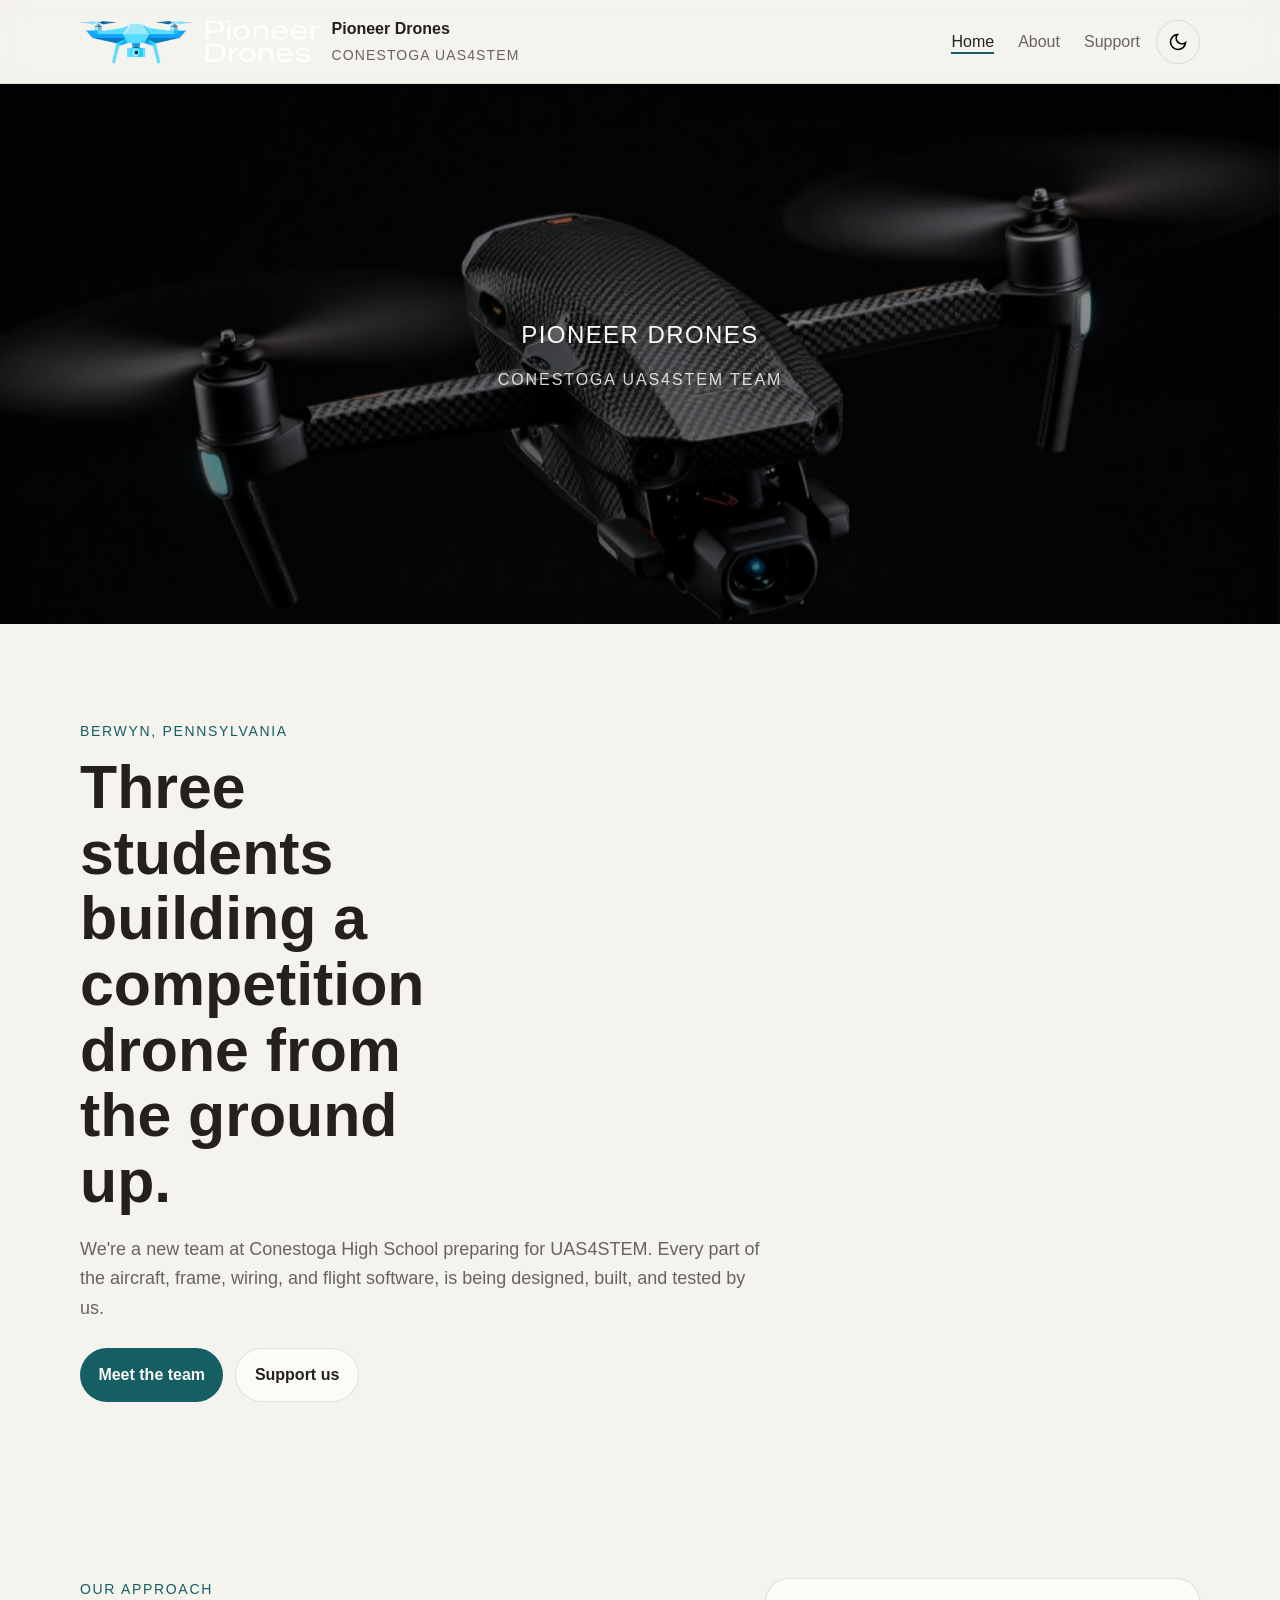
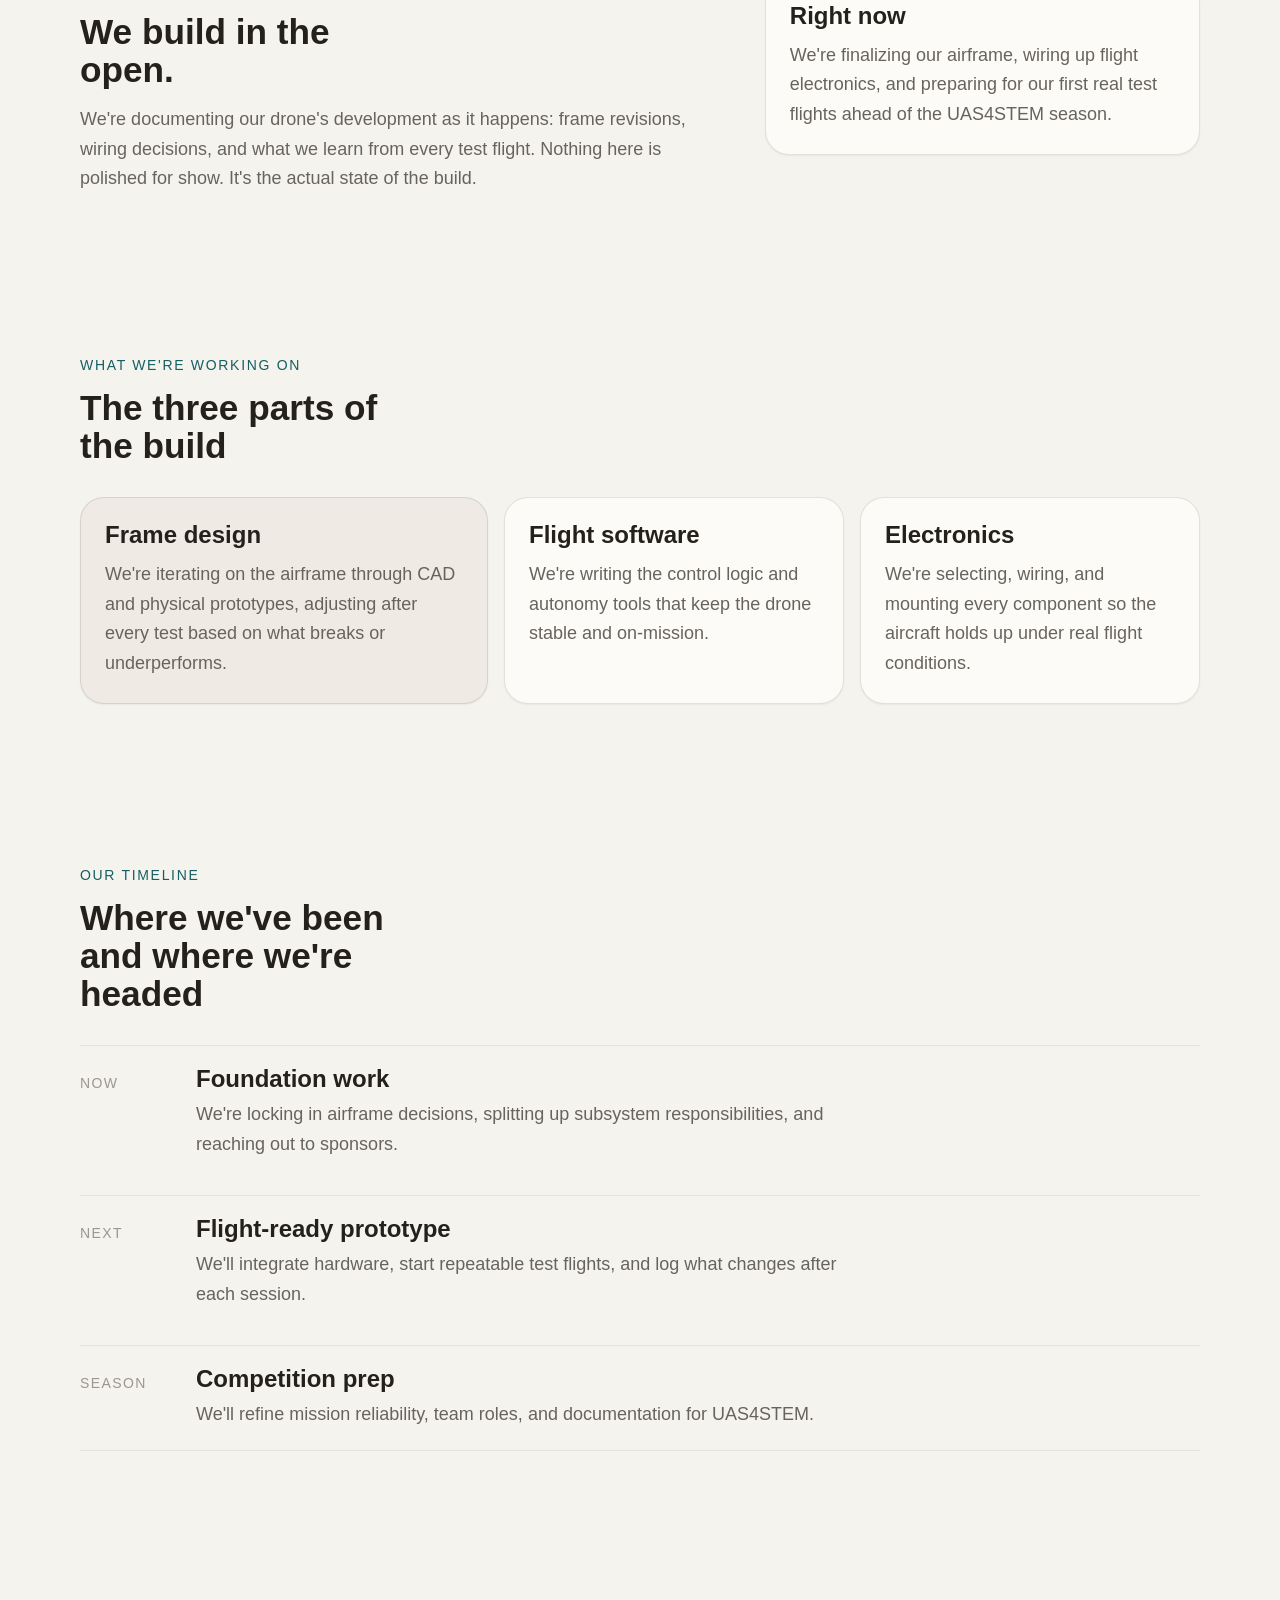
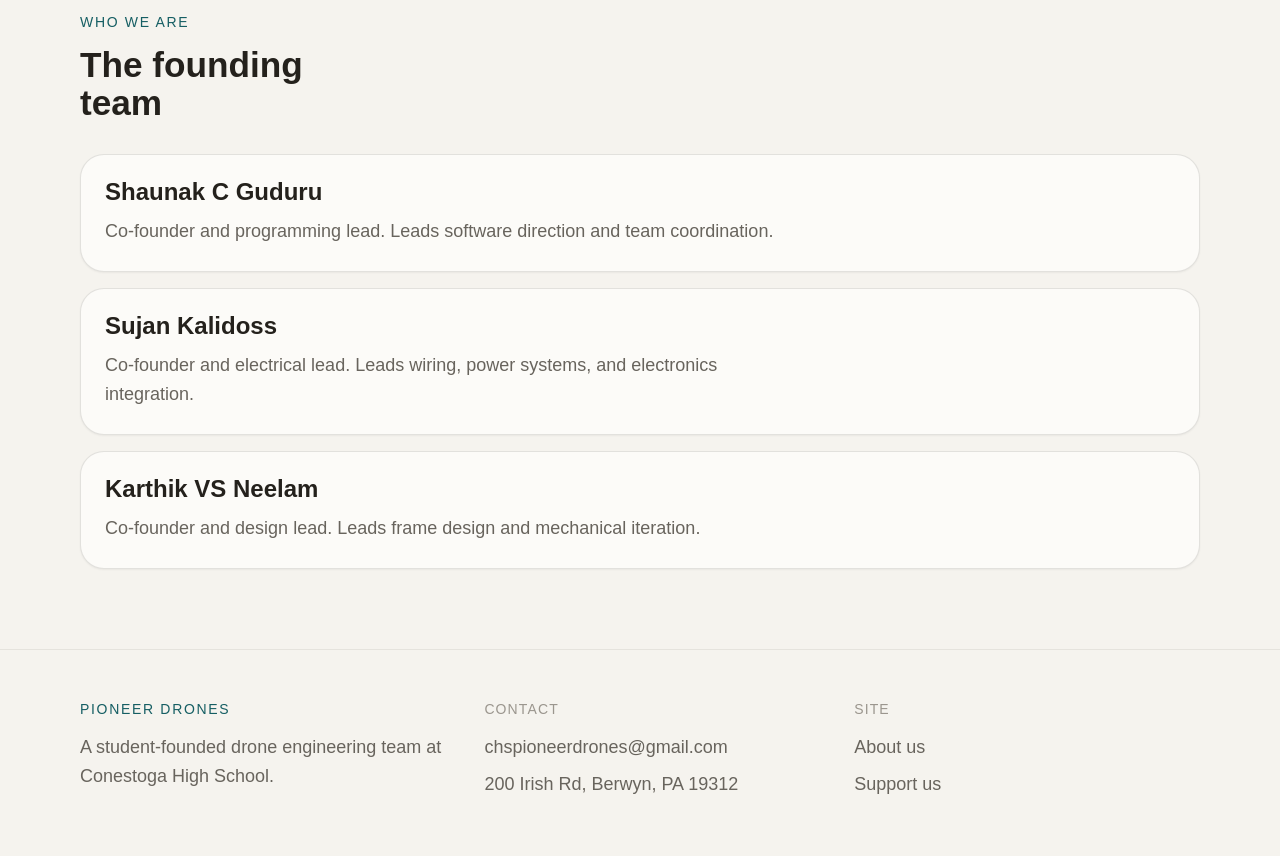
<file: index.html>
<!DOCTYPE html>
<html lang="en">
<head>
<meta charset="UTF-8">
<meta name="viewport" content="width=device-width, initial-scale=1.0">
<title>Pioneer Drones | Conestoga UAS4STEM Team</title>
<meta name="description" content="Pioneer Drones is a student-led Conestoga High School team building, testing, and refining competition drones for UAS4STEM.">
<link rel="preconnect" href="https://fonts.googleapis.com">
<link rel="preconnect" href="https://fonts.gstatic.com" crossorigin>
<link href="https://api.fontshare.com/v2/css?f[]=satoshi@400,500,700&f[]=cabinet-grotesk@500,700,800&display=swap" rel="stylesheet">
<link rel="stylesheet" href="css/style.css">
</head>
<body>
<a class="skip-link" href="#main">Skip to content</a>
<header class="site-header" id="top">
<div class="shell header-inner">
<a href="index.html" class="brand" aria-label="Pioneer Drones home">
<img src="images/logo.png" alt="Pioneer Drones logo" class="brand-logo">
<span class="brand-text"><strong>Pioneer Drones</strong><span>Conestoga UAS4STEM</span></span>
</a>
<nav class="primary-nav" aria-label="Primary navigation">
<button class="nav-toggle" id="navToggle" aria-expanded="false" aria-controls="navMenu" aria-label="Open menu"><span></span><span></span><span></span></button>
<ul class="nav-menu" id="navMenu">
<li><a href="index.html" aria-current="page">Home</a></li>
<li><a href="about.html">About</a></li>
<li><a href="donate.html">Support</a></li>
</ul>
</nav>
<button class="theme-toggle" data-theme-toggle aria-label="Switch color theme" type="button"><svg width="20" height="20" viewBox="0 0 24 24" fill="none" stroke="currentColor" stroke-width="2"><path d="M21 12.79A9 9 0 1 1 11.21 3 7 7 0 0 0 21 12.79z"></path></svg></button>
</div>
</header>

<section class="parallax-hero">
<div class="parallax-hero-img" id="parallaxImg" style="background-image:url('images/hero-drone.jpg')"></div>
<div class="parallax-hero-overlay"></div>
<div class="parallax-hero-text reveal">
<p class="eyebrow">Pioneer Drones</p>
<p class="parallax-hero-sub">Conestoga UAS4STEM Team</p>
</div>
</section>

<main id="main">
<section class="hero shell">
<div class="hero-copy reveal">
<p class="eyebrow">Berwyn, Pennsylvania</p>
<h1>Three students building a competition drone from the ground up.</h1>
<p class="hero-text">We're a new team at Conestoga High School preparing for UAS4STEM. Every part of the aircraft, frame, wiring, and flight software, is being designed, built, and tested by us.</p>
<div class="hero-actions">
<a class="button button-primary" href="about.html">Meet the team</a>
<a class="button button-secondary" href="donate.html">Support us</a>
</div>
</div>
</section>

<section class="section shell split-section">
<div class="reveal">
<p class="eyebrow">Our approach</p>
<h2>We build in the open.</h2>
<p>We're documenting our drone's development as it happens: frame revisions, wiring decisions, and what we learn from every test flight. Nothing here is polished for show. It's the actual state of the build.</p>
</div>
<div class="note-card reveal">
<h3>Right now</h3>
<p>We're finalizing our airframe, wiring up flight electronics, and preparing for our first real test flights ahead of the UAS4STEM season.</p>
</div>
</section>

<section class="section shell">
<div class="section-heading reveal"><p class="eyebrow">What we're working on</p><h2>The three parts of the build</h2></div>
<div class="card-grid card-grid-uneven">
<article class="info-card info-card-large reveal"><h3>Frame design</h3><p>We're iterating on the airframe through CAD and physical prototypes, adjusting after every test based on what breaks or underperforms.</p></article>
<article class="info-card reveal"><h3>Flight software</h3><p>We're writing the control logic and autonomy tools that keep the drone stable and on-mission.</p></article>
<article class="info-card reveal"><h3>Electronics</h3><p>We're selecting, wiring, and mounting every component so the aircraft holds up under real flight conditions.</p></article>
</div>
</section>

<section class="section shell timeline-section">
<div class="section-heading narrow reveal"><p class="eyebrow">Our timeline</p><h2>Where we've been and where we're headed</h2></div>
<div class="timeline-list">
<article class="timeline-item reveal"><span class="timeline-date">Now</span><div><h3>Foundation work</h3><p>We're locking in airframe decisions, splitting up subsystem responsibilities, and reaching out to sponsors.</p></div></article>
<article class="timeline-item reveal"><span class="timeline-date">Next</span><div><h3>Flight-ready prototype</h3><p>We'll integrate hardware, start repeatable test flights, and log what changes after each session.</p></div></article>
<article class="timeline-item reveal"><span class="timeline-date">Season</span><div><h3>Competition prep</h3><p>We'll refine mission reliability, team roles, and documentation for UAS4STEM.</p></div></article>
</div>
</section>

<section class="section shell members-section">
<div class="section-heading reveal"><p class="eyebrow">Who we are</p><h2>The founding team</h2></div>
<div class="member-list">
<article class="member-row reveal"><h3>Shaunak C Guduru</h3><p>Co-founder and programming lead. Leads software direction and team coordination.</p></article>
<article class="member-row reveal"><h3>Sujan Kalidoss</h3><p>Co-founder and electrical lead. Leads wiring, power systems, and electronics integration.</p></article>
<article class="member-row reveal"><h3>Karthik VS Neelam</h3><p>Co-founder and design lead. Leads frame design and mechanical iteration.</p></article>
</div>
</section>
</main>

<footer class="site-footer">
<div class="shell footer-grid">
<div><p class="eyebrow">Pioneer Drones</p><p>A student-founded drone engineering team at Conestoga High School.</p></div>
<div><p class="footer-label">Contact</p><a href="mailto:chspioneerdrones@gmail.com">chspioneerdrones@gmail.com</a><p>200 Irish Rd, Berwyn, PA 19312</p></div>
<div><p class="footer-label">Site</p><a href="about.html">About us</a><a href="donate.html">Support us</a></div>
</div>
</footer>
<script src="js/main.js" defer></script>
</body>
</html>
</file>
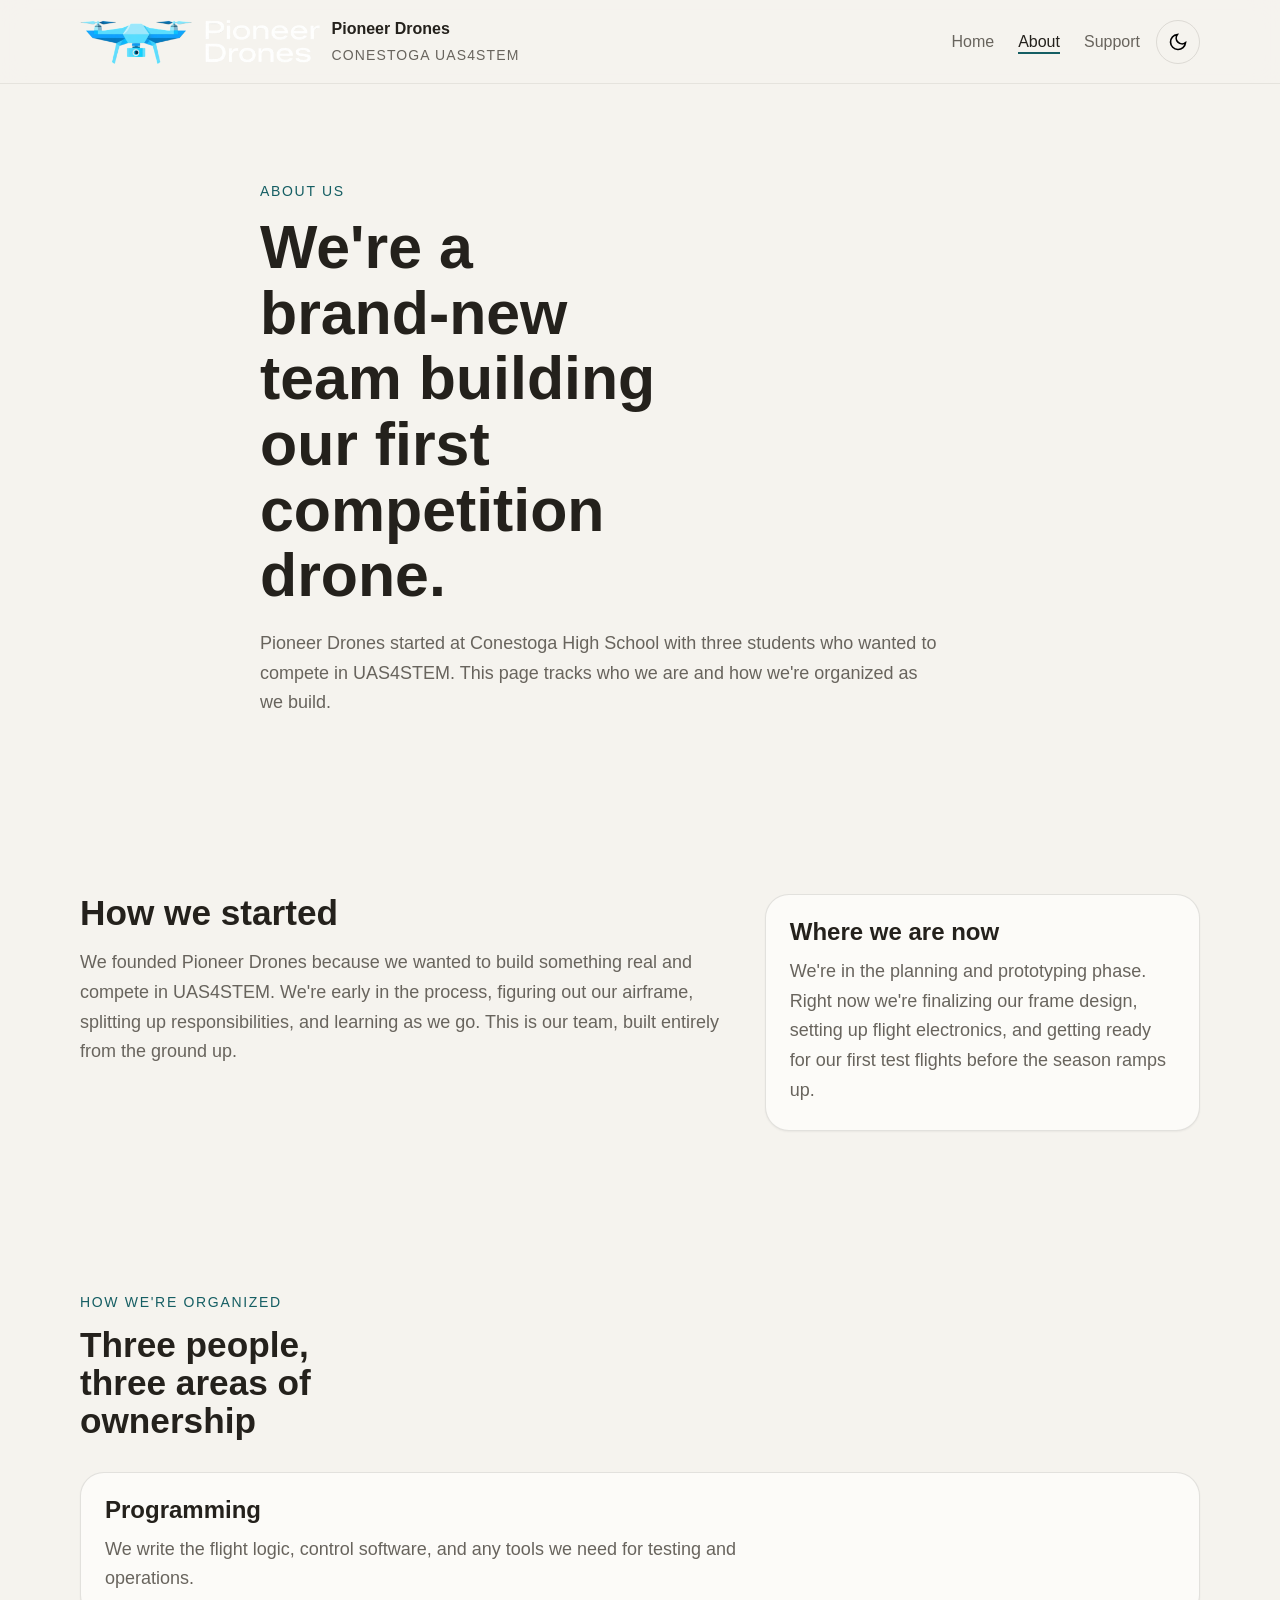
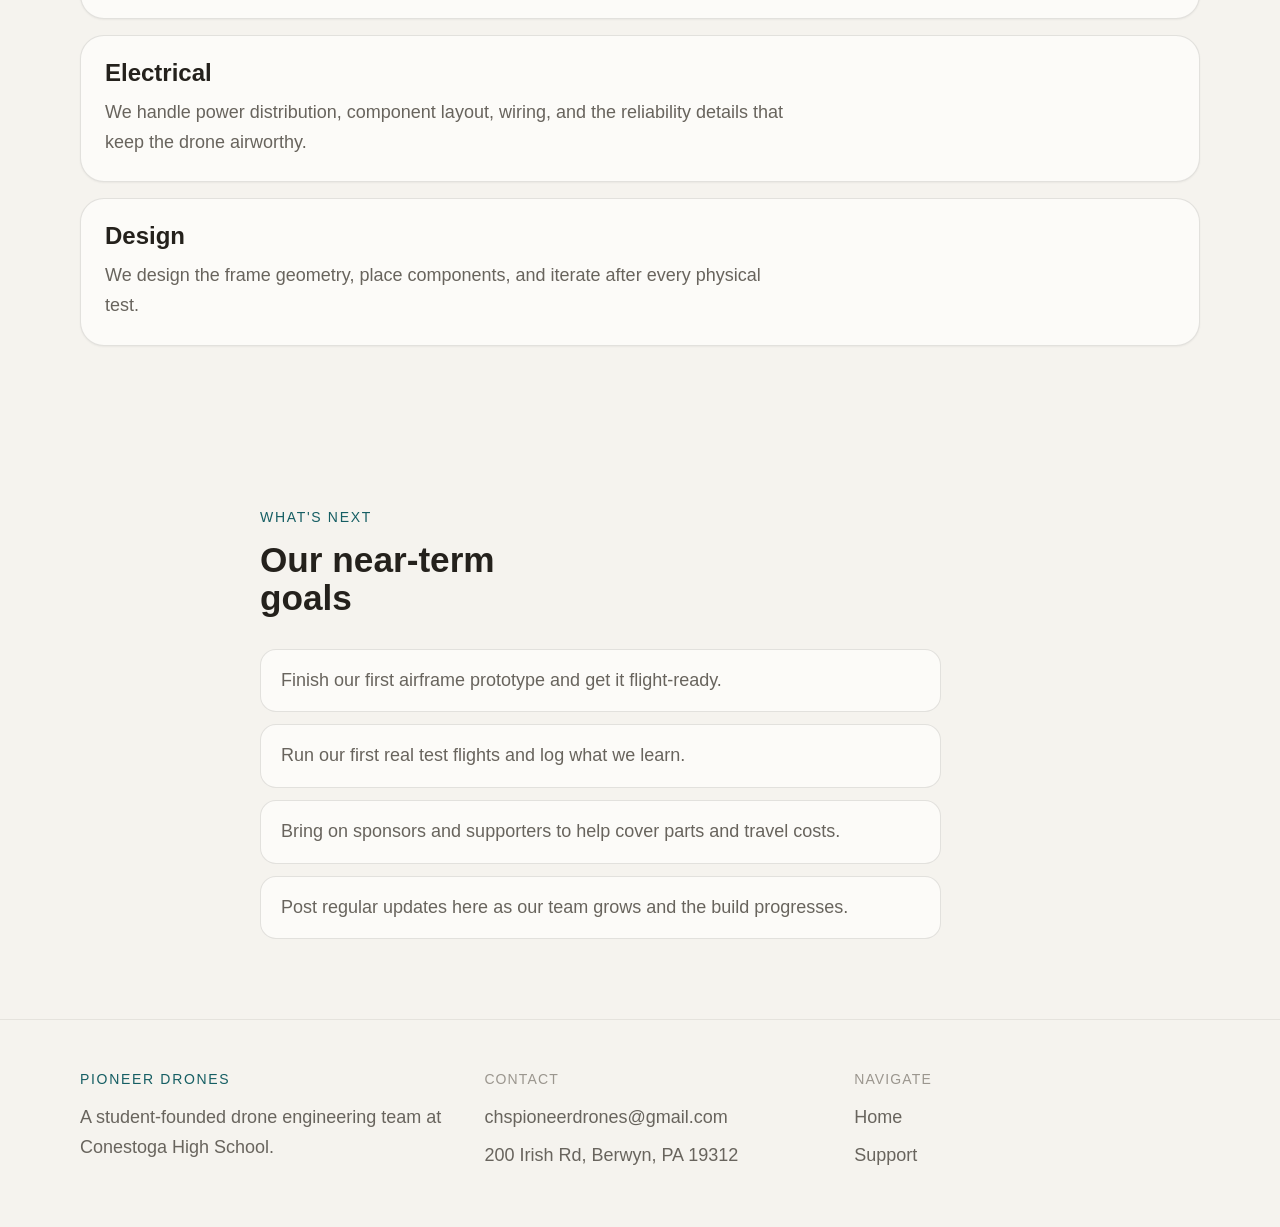
<file: about.html>
<!DOCTYPE html>
<html lang="en">
<head>
<meta charset="UTF-8">
<meta name="viewport" content="width=device-width, initial-scale=1.0">
<title>About | Pioneer Drones</title>
<meta name="description" content="Pioneer Drones is a new student-led drone engineering team at Conestoga High School, starting from the ground up for UAS4STEM.">
<link rel="preconnect" href="https://fonts.googleapis.com">
<link rel="preconnect" href="https://fonts.gstatic.com" crossorigin>
<link href="https://api.fontshare.com/v2/css?f[]=satoshi@400,500,700&f[]=cabinet-grotesk@500,700,800&display=swap" rel="stylesheet">
<link rel="stylesheet" href="css/style.css">
</head>
<body>
<a class="skip-link" href="#main">Skip to content</a>
<header class="site-header">
<div class="shell header-inner">
<a href="index.html" class="brand" aria-label="Pioneer Drones home">
<img src="images/logo.png" alt="Pioneer Drones logo" class="brand-logo">
<span class="brand-text"><strong>Pioneer Drones</strong><span>Conestoga UAS4STEM</span></span>
</a>
<nav class="primary-nav" aria-label="Primary navigation">
<button class="nav-toggle" id="navToggle" aria-expanded="false" aria-controls="navMenu" aria-label="Open menu"><span></span><span></span><span></span></button>
<ul class="nav-menu" id="navMenu">
<li><a href="index.html">Home</a></li>
<li><a href="about.html" aria-current="page">About</a></li>
<li><a href="donate.html">Support</a></li>
</ul>
</nav>
<button class="theme-toggle" data-theme-toggle aria-label="Switch color theme" type="button"><svg width="20" height="20" viewBox="0 0 24 24" fill="none" stroke="currentColor" stroke-width="2"><path d="M21 12.79A9 9 0 1 1 11.21 3 7 7 0 0 0 21 12.79z"></path></svg></button>
</div>
</header>
<main id="main">
<section class="page-hero shell narrow reveal">
<p class="eyebrow">About us</p>
<h1>We're a brand-new team building our first competition drone.</h1>
<p>Pioneer Drones started at Conestoga High School with three students who wanted to compete in UAS4STEM. This page tracks who we are and how we're organized as we build.</p>
</section>
<section class="section shell split-section">
<div class="reveal"><h2>How we started</h2><p>We founded Pioneer Drones because we wanted to build something real and compete in UAS4STEM. We're early in the process, figuring out our airframe, splitting up responsibilities, and learning as we go. This is our team, built entirely from the ground up.</p></div>
<div class="note-card reveal"><h3>Where we are now</h3><p>We're in the planning and prototyping phase. Right now we're finalizing our frame design, setting up flight electronics, and getting ready for our first test flights before the season ramps up.</p></div>
</section>
<section class="section shell">
<div class="section-heading reveal"><p class="eyebrow">How we're organized</p><h2>Three people, three areas of ownership</h2></div>
<div class="stack-grid">
<article class="info-card reveal"><h3>Programming</h3><p>We write the flight logic, control software, and any tools we need for testing and operations.</p></article>
<article class="info-card reveal"><h3>Electrical</h3><p>We handle power distribution, component layout, wiring, and the reliability details that keep the drone airworthy.</p></article>
<article class="info-card reveal"><h3>Design</h3><p>We design the frame geometry, place components, and iterate after every physical test.</p></article>
</div>
</section>
<section class="section shell narrow">
<div class="section-heading reveal"><p class="eyebrow">What's next</p><h2>Our near-term goals</h2></div>
<div class="check-list">
<p>Finish our first airframe prototype and get it flight-ready.</p>
<p>Run our first real test flights and log what we learn.</p>
<p>Bring on sponsors and supporters to help cover parts and travel costs.</p>
<p>Post regular updates here as our team grows and the build progresses.</p>
</div>
</section>
</main>
<footer class="site-footer">
<div class="shell footer-grid">
<div><p class="eyebrow">Pioneer Drones</p><p>A student-founded drone engineering team at Conestoga High School.</p></div>
<div><p class="footer-label">Contact</p><a href="mailto:chspioneerdrones@gmail.com">chspioneerdrones@gmail.com</a><p>200 Irish Rd, Berwyn, PA 19312</p></div>
<div><p class="footer-label">Navigate</p><a href="index.html">Home</a><a href="donate.html">Support</a></div>
</div>
</footer>
<script src="js/main.js" defer></script>
</body>
</html>
</file>
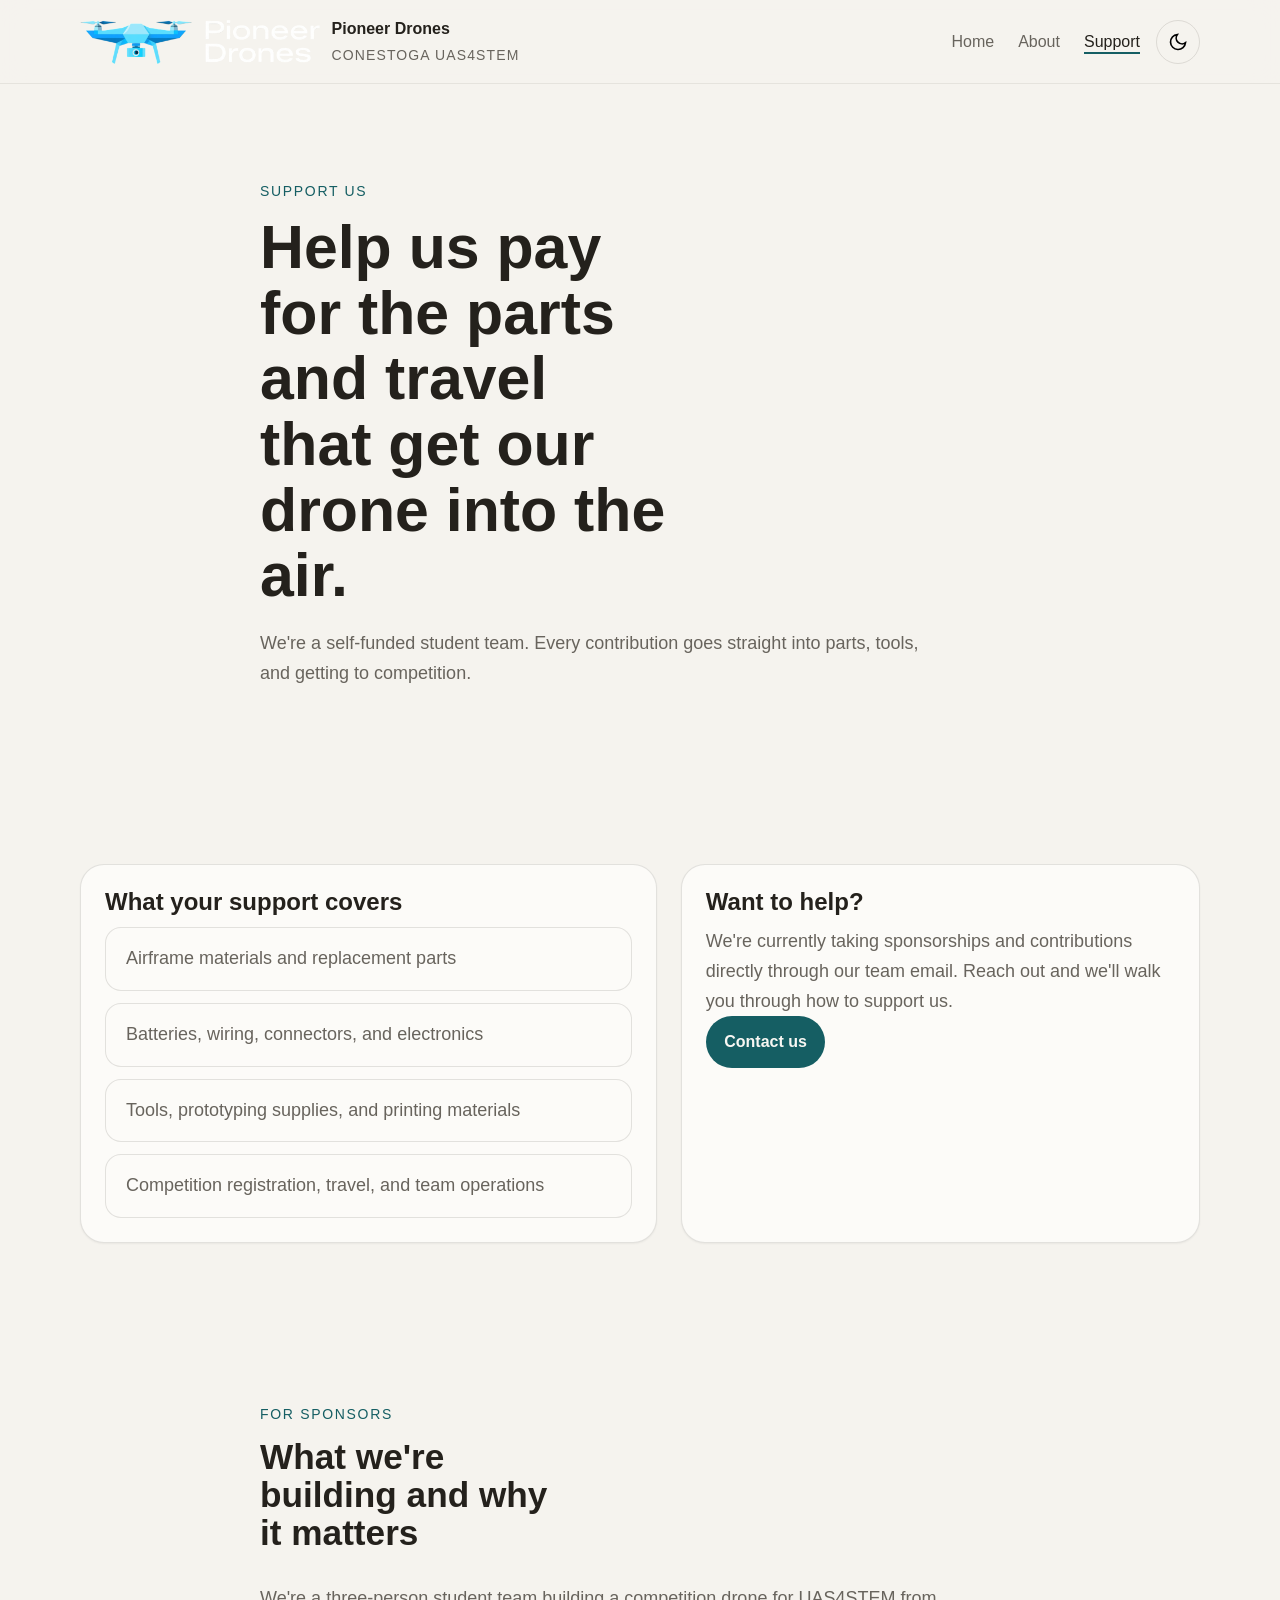
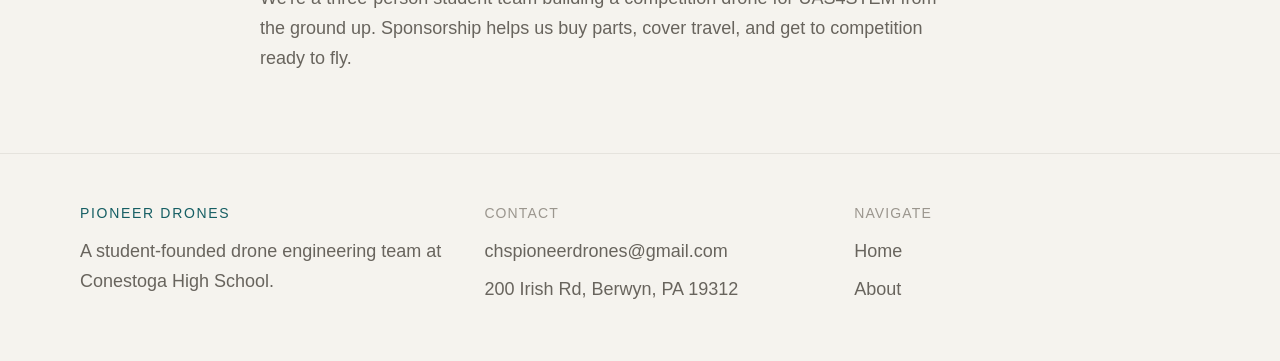
<file: donate.html>
<!DOCTYPE html>
<html lang="en">
<head>
<meta charset="UTF-8">
<meta name="viewport" content="width=device-width, initial-scale=1.0">
<title>Support | Pioneer Drones</title>
<meta name="description" content="Support Pioneer Drones with direct help for parts, tools, travel, and student competition costs.">
<link rel="preconnect" href="https://fonts.googleapis.com">
<link rel="preconnect" href="https://fonts.gstatic.com" crossorigin>
<link href="https://api.fontshare.com/v2/css?f[]=satoshi@400,500,700&f[]=cabinet-grotesk@500,700,800&display=swap" rel="stylesheet">
<link rel="stylesheet" href="css/style.css">
</head>
<body>
<a class="skip-link" href="#main">Skip to content</a>
<header class="site-header">
<div class="shell header-inner">
<a href="index.html" class="brand" aria-label="Pioneer Drones home">
<img src="images/logo.png" alt="Pioneer Drones logo" class="brand-logo">
<span class="brand-text"><strong>Pioneer Drones</strong><span>Conestoga UAS4STEM</span></span>
</a>
<nav class="primary-nav" aria-label="Primary navigation">
<button class="nav-toggle" id="navToggle" aria-expanded="false" aria-controls="navMenu" aria-label="Open menu"><span></span><span></span><span></span></button>
<ul class="nav-menu" id="navMenu">
<li><a href="index.html">Home</a></li>
<li><a href="about.html">About</a></li>
<li><a href="donate.html" aria-current="page">Support</a></li>
</ul>
</nav>
<button class="theme-toggle" data-theme-toggle aria-label="Switch color theme" type="button"><svg width="20" height="20" viewBox="0 0 24 24" fill="none" stroke="currentColor" stroke-width="2"><path d="M21 12.79A9 9 0 1 1 11.21 3 7 7 0 0 0 21 12.79z"></path></svg></button>
</div>
</header>
<main id="main">
<section class="page-hero shell narrow reveal">
<p class="eyebrow">Support us</p>
<h1>Help us pay for the parts and travel that get our drone into the air.</h1>
<p>We're a self-funded student team. Every contribution goes straight into parts, tools, and getting to competition.</p>
</section>
<section class="section shell support-layout">
<div class="support-panel reveal">
<h2>What your support covers</h2>
<div class="check-list">
<p>Airframe materials and replacement parts</p>
<p>Batteries, wiring, connectors, and electronics</p>
<p>Tools, prototyping supplies, and printing materials</p>
<p>Competition registration, travel, and team operations</p>
</div>
</div>
<div class="note-card support-card reveal">
<h3>Want to help?</h3>
<p>We're currently taking sponsorships and contributions directly through our team email. Reach out and we'll walk you through how to support us.</p>
<a class="button button-primary" href="mailto:chspioneerdrones@gmail.com">Contact us</a>
</div>
</section>
<section class="section shell narrow reveal">
<div class="section-heading"><p class="eyebrow">For sponsors</p><h2>What we're building and why it matters</h2></div>
<p>We're a three-person student team building a competition drone for UAS4STEM from the ground up. Sponsorship helps us buy parts, cover travel, and get to competition ready to fly.</p>
</section>
</main>
<footer class="site-footer">
<div class="shell footer-grid">
<div><p class="eyebrow">Pioneer Drones</p><p>A student-founded drone engineering team at Conestoga High School.</p></div>
<div><p class="footer-label">Contact</p><a href="mailto:chspioneerdrones@gmail.com">chspioneerdrones@gmail.com</a><p>200 Irish Rd, Berwyn, PA 19312</p></div>
<div><p class="footer-label">Navigate</p><a href="index.html">Home</a><a href="about.html">About</a></div>
</div>
</footer>
<script src="js/main.js" defer></script>
</body>
</html>
</file>
<file: css/style.css>
:root, [data-theme="light"] {
  --text-xs: clamp(0.75rem, 0.7rem + 0.25vw, 0.875rem);
  --text-sm: clamp(0.875rem, 0.8rem + 0.35vw, 1rem);
  --text-base: clamp(1rem, 0.95rem + 0.25vw, 1.125rem);
  --text-lg: clamp(1.125rem, 1rem + 0.75vw, 1.5rem);
  --text-xl: clamp(1.5rem, 1.2rem + 1.25vw, 2.25rem);
  --text-2xl: clamp(2.2rem, 1.4rem + 3vw, 4.4rem);
  --space-1: 0.25rem; --space-2: 0.5rem; --space-3: 0.75rem; --space-4: 1rem;
  --space-5: 1.25rem; --space-6: 1.5rem; --space-8: 2rem; --space-10: 2.5rem;
  --space-12: 3rem; --space-16: 4rem; --space-20: 5rem; --space-24: 6rem;
  --color-bg: #f5f3ee; --color-surface: #fcfbf8; --color-surface-2: #efebe4;
  --color-surface-offset: #e5e0d8; --color-border: rgba(40,37,29,0.12);
  --color-divider: rgba(40,37,29,0.08); --color-text: #24211c;
  --color-text-muted: #68645d; --color-text-faint: #9b968e;
  --color-primary: #155e63; --color-primary-hover: #104b4f;
  --color-text-inverse: #f8f7f3;
  --radius-sm: 0.375rem; --radius-md: 0.75rem; --radius-lg: 1rem; --radius-xl: 1.5rem; --radius-full: 999px;
  --shadow-sm: 0 1px 2px rgba(24,21,16,0.05); --shadow-md: 0 12px 30px rgba(24,21,16,0.08);
  --content-wide: 1120px; --content-narrow: 760px;
  --font-display: 'Cabinet Grotesk','Inter',sans-serif;
  --font-body: 'Satoshi','Inter',sans-serif;
  --transition-interactive: 180ms cubic-bezier(0.16,1,0.3,1);
}
[data-theme="dark"] {
  --color-bg: #171614; --color-surface: #1d1c1a; --color-surface-2: #23211f;
  --color-surface-offset: #2b2825; --color-border: rgba(244,241,235,0.12);
  --color-divider: rgba(244,241,235,0.08); --color-text: #ece9e2;
  --color-text-muted: #b3aea6; --color-text-faint: #817b74;
  --color-primary: #69aab0; --color-primary-hover: #88bcc1;
  --color-text-inverse: #181715;
  --shadow-sm: 0 1px 2px rgba(0,0,0,0.18); --shadow-md: 0 12px 30px rgba(0,0,0,0.28);
}
@media (prefers-color-scheme: dark) {
  :root:not([data-theme]) {
    --color-bg: #171614; --color-surface: #1d1c1a; --color-surface-2: #23211f;
    --color-surface-offset: #2b2825; --color-border: rgba(244,241,235,0.12);
    --color-divider: rgba(244,241,235,0.08); --color-text: #ece9e2;
    --color-text-muted: #b3aea6; --color-text-faint: #817b74;
    --color-primary: #69aab0; --color-primary-hover: #88bcc1;
    --color-text-inverse: #181715;
  }
}
*,*::before,*::after{box-sizing:border-box;margin:0;padding:0}
html{scroll-behavior:smooth;-webkit-text-size-adjust:none;text-size-adjust:none}
body{min-height:100dvh;font-family:var(--font-body);font-size:var(--text-base);line-height:1.65;background:var(--color-bg);color:var(--color-text)}
img,svg{display:block;max-width:100%}
a{color:inherit;text-decoration:none}
button,input,textarea,select{font:inherit}
button{border:0;background:none;cursor:pointer}
p{max-width:68ch;color:var(--color-text-muted)}
h1,h2,h3{font-family:var(--font-display);line-height:1.08;color:var(--color-text)}
:focus-visible{outline:2px solid var(--color-primary);outline-offset:3px;border-radius:var(--radius-sm)}
.skip-link{position:absolute;left:var(--space-4);top:-3rem;background:var(--color-primary);color:var(--color-text-inverse);padding:var(--space-2) var(--space-3);border-radius:var(--radius-sm);z-index:100}
.skip-link:focus{top:var(--space-4)}
.shell{width:min(calc(100% - 2rem),var(--content-wide));margin:0 auto}
.narrow{max-width:var(--content-narrow)}
.site-header{position:sticky;top:0;z-index:50;background:color-mix(in srgb, var(--color-bg) 86%, transparent);backdrop-filter:blur(14px);border-bottom:1px solid var(--color-divider)}
.header-inner{display:grid;grid-template-columns:auto 1fr auto;gap:var(--space-4);align-items:center;padding:var(--space-4) 0}
.brand{display:inline-flex;align-items:center;gap:var(--space-3)}
.brand-mark{width:2.75rem;height:2.75rem;color:var(--color-primary)}
.brand-text{display:grid;gap:.1rem}
.brand-text strong{font-family:var(--font-display);font-size:var(--text-sm);color:var(--color-text)}
.brand-text span{font-size:var(--text-xs);color:var(--color-text-muted);text-transform:uppercase;letter-spacing:.08em}
.primary-nav{justify-self:end}
.nav-menu{display:flex;align-items:center;gap:var(--space-6);list-style:none}
.nav-menu a{font-size:var(--text-sm);color:var(--color-text-muted)}
.nav-menu a[aria-current="page"],.nav-menu a:hover{color:var(--color-text)}
.nav-toggle{display:none;flex-direction:column;gap:.28rem;padding:var(--space-2)}
.nav-toggle span{width:1.4rem;height:2px;border-radius:var(--radius-full);background:var(--color-text)}
.theme-toggle{width:2.75rem;height:2.75rem;border:1px solid var(--color-border);border-radius:var(--radius-full);display:inline-flex;align-items:center;justify-content:center}
.theme-toggle:hover{background:var(--color-surface-2)}
.hero,.page-hero{padding-block:clamp(var(--space-16),10vw,var(--space-24))}
.hero{display:grid;grid-template-columns:1.4fr .8fr;gap:var(--space-10);align-items:end}
.eyebrow{font-size:var(--text-xs);letter-spacing:.12em;text-transform:uppercase;color:var(--color-primary);margin-bottom:var(--space-3)}
.hero h1,.page-hero h1{font-size:var(--text-2xl);max-width:12ch;margin-bottom:var(--space-5)}
.hero-text,.page-hero p:last-child{font-size:var(--text-base)}
.hero-actions{display:flex;gap:var(--space-3);flex-wrap:wrap;margin-top:var(--space-6)}
.hero-panel,.note-card,.info-card,.member-row,.support-panel{background:var(--color-surface);border:1px solid var(--color-border);border-radius:var(--radius-xl);box-shadow:var(--shadow-sm)}
.hero-panel{padding:var(--space-6);display:grid;gap:var(--space-5)}
.stat-block{padding-bottom:var(--space-5);border-bottom:1px solid var(--color-divider)}
.stat-block:last-child{padding-bottom:0;border-bottom:0}
.stat-label{display:block;margin-bottom:var(--space-2);font-size:var(--text-xs);text-transform:uppercase;letter-spacing:.08em;color:var(--color-text-faint)}
.stat-block strong{font-family:var(--font-display);font-size:var(--text-lg);font-weight:700}
.button{display:inline-flex;align-items:center;justify-content:center;min-height:44px;padding:.8rem 1.15rem;border-radius:var(--radius-full);font-size:var(--text-sm);font-weight:700;transition:transform var(--transition-interactive),background var(--transition-interactive),color var(--transition-interactive),border-color var(--transition-interactive)}
.button:hover{transform:translateY(-1px)}
.button-primary{background:var(--color-primary);color:var(--color-text-inverse)}
.button-primary:hover{background:var(--color-primary-hover)}
.button-secondary{border:1px solid var(--color-border);background:var(--color-surface)}
.button-secondary:hover{background:var(--color-surface-2)}
.section{padding-block:clamp(var(--space-12),8vw,var(--space-20))}
.section-heading{margin-bottom:var(--space-8)}
.section-heading h2,.split-section h2{font-size:var(--text-xl);max-width:16ch;margin-bottom:var(--space-4)}
.split-section{display:grid;grid-template-columns:1.2fr .8fr;gap:var(--space-8);align-items:start}
.note-card,.info-card,.support-panel,.support-card,.member-row{padding:var(--space-6)}
.note-card h3,.info-card h3,.member-row h3,.support-panel h2{font-size:var(--text-lg);margin-bottom:var(--space-3)}
.card-grid{display:grid;gap:var(--space-4)}
.card-grid-uneven{grid-template-columns:1.2fr 1fr 1fr}
.info-card-large{background:var(--color-surface-2)}
.timeline-section .narrow{margin-bottom:var(--space-8)}
.timeline-list{display:grid;gap:var(--space-4)}
.timeline-item{display:grid;grid-template-columns:96px 1fr;gap:var(--space-5);padding:var(--space-5) 0;border-top:1px solid var(--color-divider)}
.timeline-item:last-child{border-bottom:1px solid var(--color-divider)}
.timeline-date{font-size:var(--text-xs);text-transform:uppercase;letter-spacing:.1em;color:var(--color-text-faint);padding-top:.35rem}
.timeline-item h3{font-size:var(--text-lg);margin-bottom:var(--space-2)}
.member-list,.stack-grid{display:grid;gap:var(--space-4)}
.check-list{display:grid;gap:var(--space-3)}
.check-list p{padding:var(--space-4) var(--space-5);border:1px solid var(--color-border);border-radius:var(--radius-lg);background:var(--color-surface)}
.support-layout{display:grid;grid-template-columns:1fr .9fr;gap:var(--space-6)}
.site-footer{padding:var(--space-12) 0;border-top:1px solid var(--color-divider)}
.footer-grid{display:grid;grid-template-columns:1.1fr 1fr 1fr;gap:var(--space-6)}
.footer-label{font-size:var(--text-xs);text-transform:uppercase;letter-spacing:.08em;color:var(--color-text-faint);margin-bottom:var(--space-3)}
.site-footer a{display:block;margin-bottom:var(--space-2);color:var(--color-text-muted)}
.site-footer a:hover{color:var(--color-text)}
@media (max-width:900px){
  .header-inner{grid-template-columns:auto auto auto}
  .primary-nav{position:relative}
  .nav-toggle{display:inline-flex}
  .nav-menu{display:none;position:absolute;right:0;top:calc(100% + var(--space-3));min-width:12rem;padding:var(--space-4);border:1px solid var(--color-border);border-radius:var(--radius-lg);background:var(--color-surface);box-shadow:var(--shadow-md);flex-direction:column;align-items:flex-start;gap:var(--space-3)}
  .nav-menu.open{display:flex}
  .hero,.split-section,.support-layout,.footer-grid,.card-grid-uneven{grid-template-columns:1fr}
  .hero h1,.page-hero h1{max-width:14ch}
}
@media (max-width:640px){
  .shell{width:min(calc(100% - 1.25rem),var(--content-wide))}
  .header-inner{gap:var(--space-2)}
  .brand-text span{display:none}
  .hero-actions{flex-direction:column;align-items:stretch}
  .button{width:100%}
  .timeline-item{grid-template-columns:1fr;gap:var(--space-2)}
}
@media (prefers-reduced-motion:reduce){
  *,*::before,*::after{animation-duration:.01ms!important;animation-iteration-count:1!important;transition-duration:.01ms!important;scroll-behavior:auto!important}
}

/* Hero image layout */
.hero-with-image {
  grid-template-columns: 1.15fr 0.85fr;
  gap: var(--space-10);
  align-items: center;
}
.hero-media {
  border-radius: var(--radius-xl);
  overflow: hidden;
  box-shadow: var(--shadow-md);
  border: 1px solid var(--color-border);
}
.hero-media img {
  width: 100%;
  height: 100%;
  object-fit: cover;
  aspect-ratio: 4 / 3;
}
@media (max-width: 900px) {
  .hero-with-image {
    grid-template-columns: 1fr;
  }
  .hero-media {
    order: -1;
  }
  .hero-media img {
    aspect-ratio: 16 / 9;
  }
}

/* Header logo image */
.brand-logo {
  height: 2.75rem;
  width: auto;
  object-fit: contain;
}

/* Big logo banner with overlay text */
.logo-banner {
  position: relative;
  width: 100%;
  max-height: 380px;
  overflow: hidden;
}
.logo-banner-img {
  width: 100%;
  height: 380px;
  object-fit: cover;
  filter: brightness(0.55);
}
.logo-banner-text {
  position: absolute;
  inset: 0;
  display: flex;
  flex-direction: column;
  align-items: center;
  justify-content: center;
  text-align: center;
  color: var(--color-text-inverse);
}
.logo-banner-text .eyebrow {
  color: var(--color-text-inverse);
  font-size: var(--text-lg);
  letter-spacing: 0.06em;
}
.logo-banner-sub {
  font-size: var(--text-sm);
  text-transform: uppercase;
  letter-spacing: 0.12em;
  color: var(--color-text-inverse);
  opacity: 0.85;
}

/* Scroll reveal animation */
.reveal {
  opacity: 0;
  transform: translateY(24px);
  transition: opacity 700ms cubic-bezier(0.16, 1, 0.3, 1), transform 700ms cubic-bezier(0.16, 1, 0.3, 1);
}
.reveal.is-visible {
  opacity: 1;
  transform: translateY(0);
}

/* Hover effects across the site */
.nav-menu a {
  position: relative;
}
.nav-menu a::after {
  content: '';
  position: absolute;
  left: 0;
  bottom: -4px;
  width: 0;
  height: 2px;
  background: var(--color-primary);
  transition: width 220ms ease;
}
.nav-menu a:hover::after,
.nav-menu a[aria-current="page"]::after {
  width: 100%;
}

.info-card,
.note-card,
.member-row,
.timeline-item {
  transition: transform 220ms cubic-bezier(0.16, 1, 0.3, 1), box-shadow 220ms cubic-bezier(0.16, 1, 0.3, 1), border-color 220ms ease;
}
.info-card:hover,
.note-card:hover,
.member-row:hover {
  transform: translateY(-4px);
  box-shadow: var(--shadow-md);
  border-color: var(--color-primary);
}
.timeline-item:hover {
  transform: translateX(4px);
}

.button {
  transition: transform 180ms cubic-bezier(0.16, 1, 0.3, 1), box-shadow 180ms ease, background 180ms ease;
}
.button:hover {
  transform: translateY(-2px) scale(1.02);
  box-shadow: var(--shadow-md);
}

.hero-media img {
  transition: transform 500ms cubic-bezier(0.16, 1, 0.3, 1);
}
.hero-media:hover img {
  transform: scale(1.03);
}

.theme-toggle,
.nav-toggle {
  transition: transform 180ms ease, background 180ms ease;
}
.theme-toggle:hover {
  transform: rotate(20deg);
}
.nav-toggle:hover {
  transform: scale(1.08);
}

@media (prefers-reduced-motion: reduce) {
  .reveal {
    opacity: 1;
    transform: none;
    transition: none;
  }
}

/* Header logo image */
.brand-logo {
  height: 2.75rem;
  width: auto;
  object-fit: contain;
}

/* Big logo banner with overlay text */
.logo-banner {
  position: relative;
  width: 100%;
  max-height: 380px;
  overflow: hidden;
}
.logo-banner-img {
  width: 100%;
  height: 380px;
  object-fit: cover;
  filter: brightness(0.55);
}
.logo-banner-text {
  position: absolute;
  inset: 0;
  display: flex;
  flex-direction: column;
  align-items: center;
  justify-content: center;
  text-align: center;
  color: var(--color-text-inverse);
}
.logo-banner-text .eyebrow {
  color: var(--color-text-inverse);
  font-size: var(--text-lg);
  letter-spacing: 0.06em;
}
.logo-banner-sub {
  font-size: var(--text-sm);
  text-transform: uppercase;
  letter-spacing: 0.12em;
  color: var(--color-text-inverse);
  opacity: 0.85;
}

/* Scroll reveal animation */
.reveal {
  opacity: 0;
  transform: translateY(24px);
  transition: opacity 700ms cubic-bezier(0.16, 1, 0.3, 1), transform 700ms cubic-bezier(0.16, 1, 0.3, 1);
}
.reveal.is-visible {
  opacity: 1;
  transform: translateY(0);
}

/* Hover effects across the site */
.nav-menu a {
  position: relative;
}
.nav-menu a::after {
  content: '';
  position: absolute;
  left: 0;
  bottom: -4px;
  width: 0;
  height: 2px;
  background: var(--color-primary);
  transition: width 220ms ease;
}
.nav-menu a:hover::after,
.nav-menu a[aria-current="page"]::after {
  width: 100%;
}

.info-card,
.note-card,
.member-row,
.timeline-item {
  transition: transform 220ms cubic-bezier(0.16, 1, 0.3, 1), box-shadow 220ms cubic-bezier(0.16, 1, 0.3, 1), border-color 220ms ease;
}
.info-card:hover,
.note-card:hover,
.member-row:hover {
  transform: translateY(-4px);
  box-shadow: var(--shadow-md);
  border-color: var(--color-primary);
}
.timeline-item:hover {
  transform: translateX(4px);
}

.button {
  transition: transform 180ms cubic-bezier(0.16, 1, 0.3, 1), box-shadow 180ms ease, background 180ms ease;
}
.button:hover {
  transform: translateY(-2px) scale(1.02);
  box-shadow: var(--shadow-md);
}

.hero-media img {
  transition: transform 500ms cubic-bezier(0.16, 1, 0.3, 1);
}
.hero-media:hover img {
  transform: scale(1.03);
}

.theme-toggle,
.nav-toggle {
  transition: transform 180ms ease, background 180ms ease;
}
.theme-toggle:hover {
  transform: rotate(20deg);
}
.nav-toggle:hover {
  transform: scale(1.08);
}

@media (prefers-reduced-motion: reduce) {
  .reveal {
    opacity: 1;
    transform: none;
    transition: none;
  }
}
/* Header logo image */
.brand-logo {
  height: 2.75rem;
  width: auto;
  object-fit: contain;
}

/* Big logo banner with overlay text */
.logo-banner {
  position: relative;
  width: 100%;
  max-height: 380px;
  overflow: hidden;
}
.logo-banner-img {
  width: 100%;
  height: 380px;
  object-fit: cover;
  filter: brightness(0.55);
}
.logo-banner-text {
  position: absolute;
  inset: 0;
  display: flex;
  flex-direction: column;
  align-items: center;
  justify-content: center;
  text-align: center;
  color: var(--color-text-inverse);
}
.logo-banner-text .eyebrow {
  color: var(--color-text-inverse);
  font-size: var(--text-lg);
  letter-spacing: 0.06em;
}
.logo-banner-sub {
  font-size: var(--text-sm);
  text-transform: uppercase;
  letter-spacing: 0.12em;
  color: var(--color-text-inverse);
  opacity: 0.85;
}

/* Scroll reveal animation */
.reveal {
  opacity: 0;
  transform: translateY(24px);
  transition: opacity 700ms cubic-bezier(0.16, 1, 0.3, 1), transform 700ms cubic-bezier(0.16, 1, 0.3, 1);
}
.reveal.is-visible {
  opacity: 1;
  transform: translateY(0);
}

/* Hover effects across the site */
.nav-menu a {
  position: relative;
}
.nav-menu a::after {
  content: '';
  position: absolute;
  left: 0;
  bottom: -4px;
  width: 0;
  height: 2px;
  background: var(--color-primary);
  transition: width 220ms ease;
}
.nav-menu a:hover::after,
.nav-menu a[aria-current="page"]::after {
  width: 100%;
}

.info-card,
.note-card,
.member-row,
.timeline-item {
  transition: transform 220ms cubic-bezier(0.16, 1, 0.3, 1), box-shadow 220ms cubic-bezier(0.16, 1, 0.3, 1), border-color 220ms ease;
}
.info-card:hover,
.note-card:hover,
.member-row:hover {
  transform: translateY(-4px);
  box-shadow: var(--shadow-md);
  border-color: var(--color-primary);
}
.timeline-item:hover {
  transform: translateX(4px);
}

.button {
  transition: transform 180ms cubic-bezier(0.16, 1, 0.3, 1), box-shadow 180ms ease, background 180ms ease;
}
.button:hover {
  transform: translateY(-2px) scale(1.02);
  box-shadow: var(--shadow-md);
}

.hero-media img {
  transition: transform 500ms cubic-bezier(0.16, 1, 0.3, 1);
}
.hero-media:hover img {
  transform: scale(1.03);
}

.theme-toggle,
.nav-toggle {
  transition: transform 180ms ease, background 180ms ease;
}
.theme-toggle:hover {
  transform: rotate(20deg);
}
.nav-toggle:hover {
  transform: scale(1.08);
}

@media (prefers-reduced-motion: reduce) {
  .reveal {
    opacity: 1;
    transform: none;
    transition: none;
  }
}
/* Header logo image */
.brand-logo {
  height: 2.75rem;
  width: auto;
  object-fit: contain;
}

/* Parallax hero with drone photo */
.parallax-hero {
  position: relative;
  width: 100%;
  height: 60vh;
  min-height: 420px;
  max-height: 640px;
  overflow: hidden;
}
.parallax-hero-img {
  position: absolute;
  inset: -10% 0 -10% 0;
  background-size: cover;
  background-position: center;
  will-change: transform;
}
.parallax-hero-overlay {
  position: absolute;
  inset: 0;
  background: linear-gradient(180deg, rgba(0,0,0,0.35) 0%, rgba(0,0,0,0.55) 100%);
}
.parallax-hero-text {
  position: absolute;
  inset: 0;
  display: flex;
  flex-direction: column;
  align-items: center;
  justify-content: center;
  text-align: center;
  color: #f9f8f4;
}
.parallax-hero-text .eyebrow {
  color: #f9f8f4;
  font-size: var(--text-lg);
  letter-spacing: 0.06em;
}
.parallax-hero-sub {
  font-size: var(--text-sm);
  text-transform: uppercase;
  letter-spacing: 0.12em;
  color: #f9f8f4;
  opacity: 0.85;
}
@media (max-width: 700px) {
  .parallax-hero {
    height: 42vh;
    min-height: 280px;
  }
}

/* Scroll reveal animation */
.reveal {
  opacity: 0;
  transform: translateY(24px);
  transition: opacity 700ms cubic-bezier(0.16, 1, 0.3, 1), transform 700ms cubic-bezier(0.16, 1, 0.3, 1);
}
.reveal.is-visible {
  opacity: 1;
  transform: translateY(0);
}

/* Hover effects across the site */
.nav-menu a {
  position: relative;
}
.nav-menu a::after {
  content: '';
  position: absolute;
  left: 0;
  bottom: -4px;
  width: 0;
  height: 2px;
  background: var(--color-primary);
  transition: width 220ms ease;
}
.nav-menu a:hover::after,
.nav-menu a[aria-current="page"]::after {
  width: 100%;
}

.info-card,
.note-card,
.member-row,
.timeline-item {
  transition: transform 220ms cubic-bezier(0.16, 1, 0.3, 1), box-shadow 220ms cubic-bezier(0.16, 1, 0.3, 1), border-color 220ms ease;
}
.info-card:hover,
.note-card:hover,
.member-row:hover {
  transform: translateY(-4px);
  box-shadow: var(--shadow-md);
  border-color: var(--color-primary);
}
.timeline-item:hover {
  transform: translateX(4px);
}

.button {
  transition: transform 180ms cubic-bezier(0.16, 1, 0.3, 1), box-shadow 180ms ease, background 180ms ease;
}
.button:hover {
  transform: translateY(-2px) scale(1.02);
  box-shadow: var(--shadow-md);
}

.theme-toggle,
.nav-toggle {
  transition: transform 180ms ease, background 180ms ease;
}
.theme-toggle:hover {
  transform: rotate(20deg);
}
.nav-toggle:hover {
  transform: scale(1.08);
}

@media (prefers-reduced-motion: reduce) {
  .reveal {
    opacity: 1;
    transform: none;
    transition: none;
  }
  .parallax-hero-img {
    transform: none !important;
  }
}
</file>
